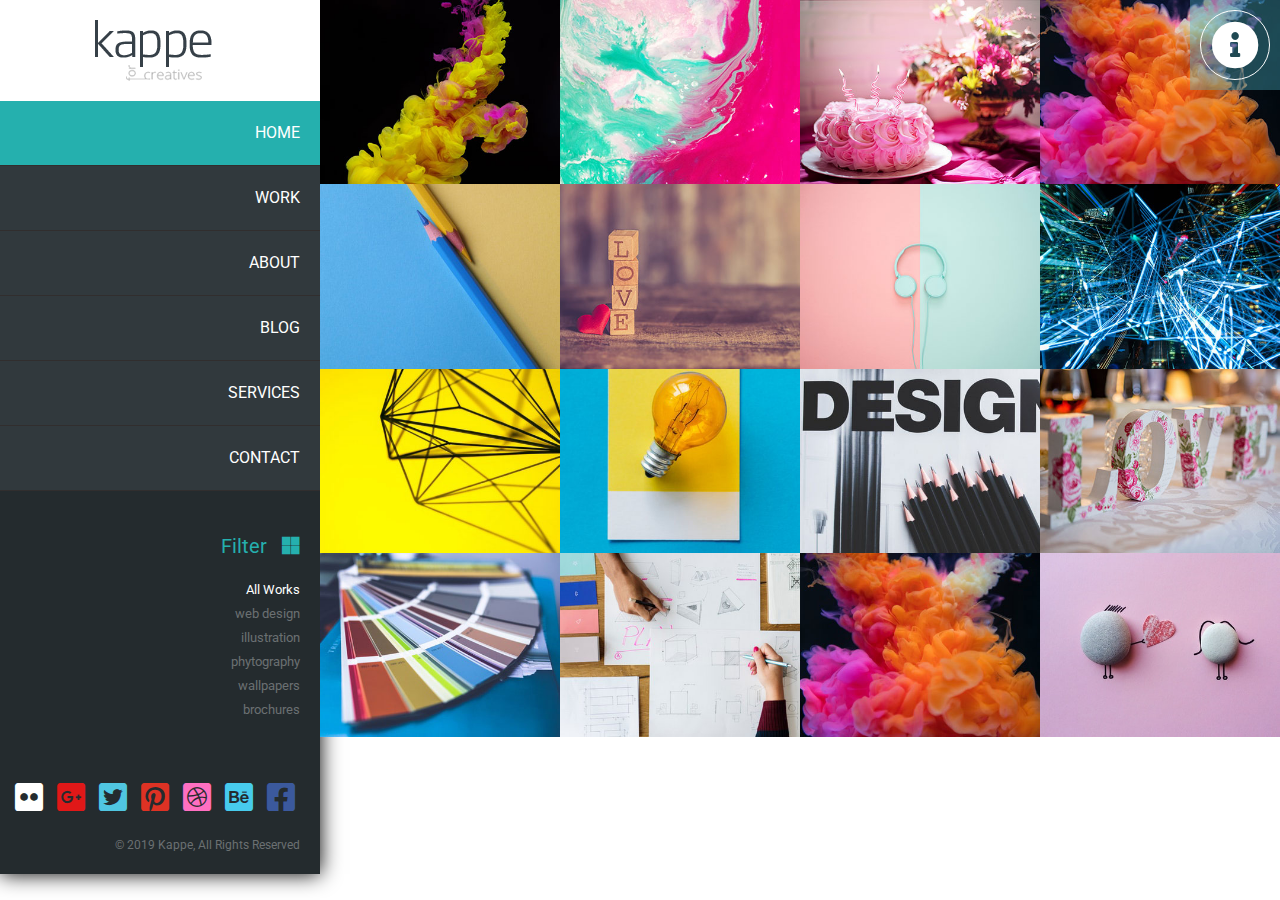
<file: index.html>
<!doctype html>
<html lang="en">
  <head>
    <!-- Required meta tags -->
    <meta charset="utf-8">
    <meta name="viewport" content="width=device-width, initial-scale=1, shrink-to-fit=no">
	
	<!--   google fonts-->
	 <link href="https://fonts.googleapis.com/css?family=Roboto:300&display=swap" rel="stylesheet">
   
    <!-- Bootstrap CSS -->
    <link rel="stylesheet" href="css/all.css">
    <link rel="stylesheet" href="css/bootstrap.min.css">
    <link rel="stylesheet" href="css/style.css">

    <title>Bootstrap 4 Basic HTML Template</title>
  </head>
  <body>
  	 <section id="contact">
  	 	<div class="fixed_contact">
  	 		<i class="fas fa-info-circle fa-3x"></i>
  	 	</div>
  	 	<div class="contact_info">
  	 		<ul>
  	 			<li><i class="fas fa-phone"></i>+99 444 777 23</li>
  	 			<li><i class="fas fa-envelope"></i>kappe@domain.com</li>
  	 			<li><i class="fas fa-home"></i>mohammadpur, dhaka</li>
  	 		</ul>
  	 	</div>
  	 </section>
	  <section>
	  	<div class="container-fluid p-0">
	  		<div class="row no-gutters">
	  			<div class="col-md-3 sidebar">
	  				<div class="logo">
	  					<div class="logo_img">
	  						<img src="images/logo.png" alt="Kappe Logo image">
	  					</div>
	  				</div>
	  					<div class="mainav">
	  						<ul>
	  							<li><a class="active" href="index.html">Home</a></li>
	  							<li><a href="singlework.html">Work</a></li>
	  							<li><a href="#">About</a></li>
	  							<li><a href="#">Blog</a></li>
	  							<li><a href="#">Services</a></li>
	  							<li><a href="#">Contact</a></li>
	  						</ul>
	  					</div>
	  					<div class="footer">
	  						<div class="footer_nav">
	  							<div class="filter">
	  								<p>Filter <i class="fab fa-microsoft"></i> </p>
	  								<ul>
	  									<li><a class="active" href="#">All Works</a></li>
	  									<li><a href="#">web design</a></li>
	  									<li><a href="#">illustration</a></li>
	  									<li><a href="#">phytography</a></li>
	  									<li><a href="#">wallpapers</a></li>
	  									<li><a href="#">brochures</a></li>
	  								</ul>
	  							</div>
	  							<div class="social_links">
	  								<ul>
	  									<li><a href="#"><i class="fab fa-flickr fa-2x"></i></a></li>
	  									<li><a href="#"><i class="fab fa-google-plus-square fa-2x"></i></a></li>
	  									<li><a href="#"><i class="fab fa-twitter-square fa-2x"></i></a></li>
	  									<li><a href="#"><i class="fab fa-pinterest-square fa-2x"></i></a></li>
	  									<li><a href="#"><i class="fab fa-dribbble-square fa-2x"></i></a></li>
	  									<li><a href="#"><i class="fab fa-behance-square fa-2x"></i></a></li>
	  									<li><a href="#"><i class="fab fa-facebook-square fa-2x"></i></a></li>
	  								</ul>
	  							</div>
	  							<div class="footer_text">
	  								<p>&copy; 2019 Kappe, All Rights Reserved</p>
	  							</div>
	  						</div>
	  					</div>
	  			</div>
	  			<div class="col-md-9">
	  				<div class="row no-gutters">
	  					<div class="col-md-3">
	  						<div class="single_img">
	  							<img src="images/design1.jpg" class="w-100" alt="">
	  							<div class="overlay">
	  								<div class="overlay_inner">
	  									<h3>Cool App Design</h3>
	  									<p>Development, Mobile</p>
	  									<div class="bottom_bar"></div>
	  									<a href="#"><i class="fas fa-arrow-right"></i></a>
	  								</div>
	  							</div>
	  						</div>
	  					</div>
	  					<div class="col-md-3">
	  						<div class="single_img">
	  							<img src="images/design2.jpg" class="w-100" alt="">
	  							<div class="overlay">
	  								<div class="overlay_inner">
	  									<h3>Cool App Design</h3>
	  									<p>Development, Mobile</p>
	  									<div class="bottom_bar"></div>
	  									<i class="fas fa-arrow-right"></i>
	  								</div>
	  							</div>
	  						</div>
	  					</div>
						<div class="col-md-3">
	  						<div class="single_img">
	  							<img src="images/design3.jpg" class="w-100" alt="">
	  							<div class="overlay">
	  								<div class="overlay_inner">
	  									<h3>Cool App Design</h3>
	  									<p>Development, Mobile</p>
	  									<div class="bottom_bar"></div>
	  									<i class="fas fa-arrow-right"></i>
	  								</div>
	  							</div>
	  						</div>
	  					</div>
						<div class="col-md-3">
	  						<div class="single_img">
	  							<img src="images/design4.jpg" class="w-100" alt="">
	  							<div class="overlay">
	  								<div class="overlay_inner">
	  									<h3>Cool App Design</h3>
	  									<p>Development, Mobile</p>
	  									<div class="bottom_bar"></div>
	  									<i class="fas fa-arrow-right"></i>
	  								</div>
	  							</div>
	  						</div>
	  					</div>
						<div class="col-md-3">
	  						<div class="single_img">
	  							<img src="images/design5.jpg" class="w-100" alt="">
	  							<div class="overlay">
	  								<div class="overlay_inner">
	  									<h3>Cool App Design</h3>
	  									<p>Development, Mobile</p>
	  									<div class="bottom_bar"></div>
	  									<i class="fas fa-arrow-right"></i>
	  								</div>
	  							</div>
	  						</div>
	  					</div>
						<div class="col-md-3">
	  						<div class="single_img">
	  							<img src="images/design6.jpg" class="w-100" alt="">
	  							<div class="overlay">
	  								<div class="overlay_inner">
	  									<h3>Cool App Design</h3>
	  									<p>Development, Mobile</p>
	  									<div class="bottom_bar"></div>
	  									<i class="fas fa-arrow-right"></i>
	  								</div>
	  							</div>
	  						</div>
	  					</div>
	  					<div class="col-md-3">
	  						<div class="single_img">
	  							<img src="images/design7.jpg" class="w-100" alt="">
	  							<div class="overlay">
	  								<div class="overlay_inner">
	  									<h3>Cool App Design</h3>
	  									<p>Development, Mobile</p>
	  									<div class="bottom_bar"></div>
	  									<i class="fas fa-arrow-right"></i>
	  								</div>
	  							</div>
	  						</div>
	  					</div>
						<div class="col-md-3">
	  						<div class="single_img">
	  							<img src="images/design8.jpg" class="w-100" alt="">
	  							<div class="overlay">
	  								<div class="overlay_inner">
	  									<h3>Cool App Design</h3>
	  									<p>Development, Mobile</p>
	  									<div class="bottom_bar"></div>
	  									<i class="fas fa-arrow-right"></i>
	  								</div>
	  							</div>
	  						</div>
	  					</div>
						<div class="col-md-3">
	  						<div class="single_img">
	  							<img src="images/design9.jpg" class="w-100" alt="">
	  							<div class="overlay">
	  								<div class="overlay_inner">
	  									<h3>Cool App Design</h3>
	  									<p>Development, Mobile</p>
	  									<div class="bottom_bar"></div>
	  									<i class="fas fa-arrow-right"></i>
	  								</div>
	  							</div>
	  						</div>
	  					</div>
						<div class="col-md-3">
	  						<div class="single_img">
	  							<img src="images/design10.jpg" class="w-100" alt="">
	  							<div class="overlay">
	  								<div class="overlay_inner">
	  									<h3>Cool App Design</h3>
	  									<p>Development, Mobile</p>
	  									<div class="bottom_bar"></div>
	  									<i class="fas fa-arrow-right"></i>
	  								</div>
	  							</div>
	  						</div>
	  					</div>
						<div class="col-md-3">
	  						<div class="single_img">
	  							<img src="images/design11.jpg" class="w-100" alt="">
	  							<div class="overlay">
	  								<div class="overlay_inner">
	  									<h3>Cool App Design</h3>
	  									<p>Development, Mobile</p>
	  									<div class="bottom_bar"></div>
	  									<i class="fas fa-arrow-right"></i>
	  								</div>
	  							</div>
	  						</div>
	  					</div>
						<div class="col-md-3">
	  						<div class="single_img">
	  							<img src="images/design12.jpg" class="w-100" alt="">
	  							<div class="overlay">
	  								<div class="overlay_inner">
	  									<h3>Cool App Design</h3>
	  									<p>Development, Mobile</p>
	  									<div class="bottom_bar"></div>
	  									<i class="fas fa-arrow-right"></i>
	  								</div>
	  							</div>
	  						</div>
	  					</div>
						<div class="col-md-3">
	  						<div class="single_img">
	  							<img src="images/design13.jpg" class="w-100" alt="">
	  							<div class="overlay">
	  								<div class="overlay_inner">
	  									<h3>Cool App Design</h3>
	  									<p>Development, Mobile</p>
	  									<div class="bottom_bar"></div>
	  									<i class="fas fa-arrow-right"></i>
	  								</div>
	  							</div>
	  						</div>
	  					</div>
						<div class="col-md-3">
	  						<div class="single_img">
	  							<img src="images/design14.jpg" class="w-100" alt="">
	  							<div class="overlay">
	  								<div class="overlay_inner">
	  									<h3>Cool App Design</h3>
	  									<p>Development, Mobile</p>
	  									<div class="bottom_bar"></div>
	  									<i class="fas fa-arrow-right"></i>
	  								</div>
	  							</div>
	  						</div>
	  					</div>
						<div class="col-md-3">
	  						<div class="single_img">
	  							<img src="images/design15.jpg" class="w-100" alt="">
	  							<div class="overlay">
	  								<div class="overlay_inner">
	  									<h3>Cool App Design</h3>
	  									<p>Development, Mobile</p>
	  									<div class="bottom_bar"></div>
	  									<i class="fas fa-arrow-right"></i>
	  								</div>
	  							</div>
	  						</div>
	  					</div>
						<div class="col-md-3">
	  						<div class="single_img">
	  							<img src="images/design16.jpg" class="w-100" alt="">
	  							<div class="overlay">
	  								<div class="overlay_inner">
	  									<h3>Cool App Design</h3>
	  									<p>Development, Mobile</p>
	  									<div class="bottom_bar"></div>
	  									<i class="fas fa-arrow-right"></i>
	  								</div>
	  							</div>
	  						</div>
	  					</div>
	  				</div>
	  			</div>
	  		</div>
	  	</div>
	  </section>
	  
	  
	  
    <!-- Optional JavaScript -->
    <!-- jQuery first, then Popper.js, then Bootstrap JS -->
    <script src="js/jquery-3.4.1.min.js"></script>
<!--    <script src="https://cdnjs.cloudflare.com/ajax/libs/popper.js/1.14.7/umd/popper.min.js" integrity="sha384-UO2eT0CpHqdSJQ6hJty5KVphtPhzWj9WO1clHTMGa3JDZwrnQq4sF86dIHNDz0W1" crossorigin="anonymous"></script>-->
   
    <script src="js/bootstrap.min.js"></script>
	  <script src="js/script.js"></script>
  </body>
</html>
</file>
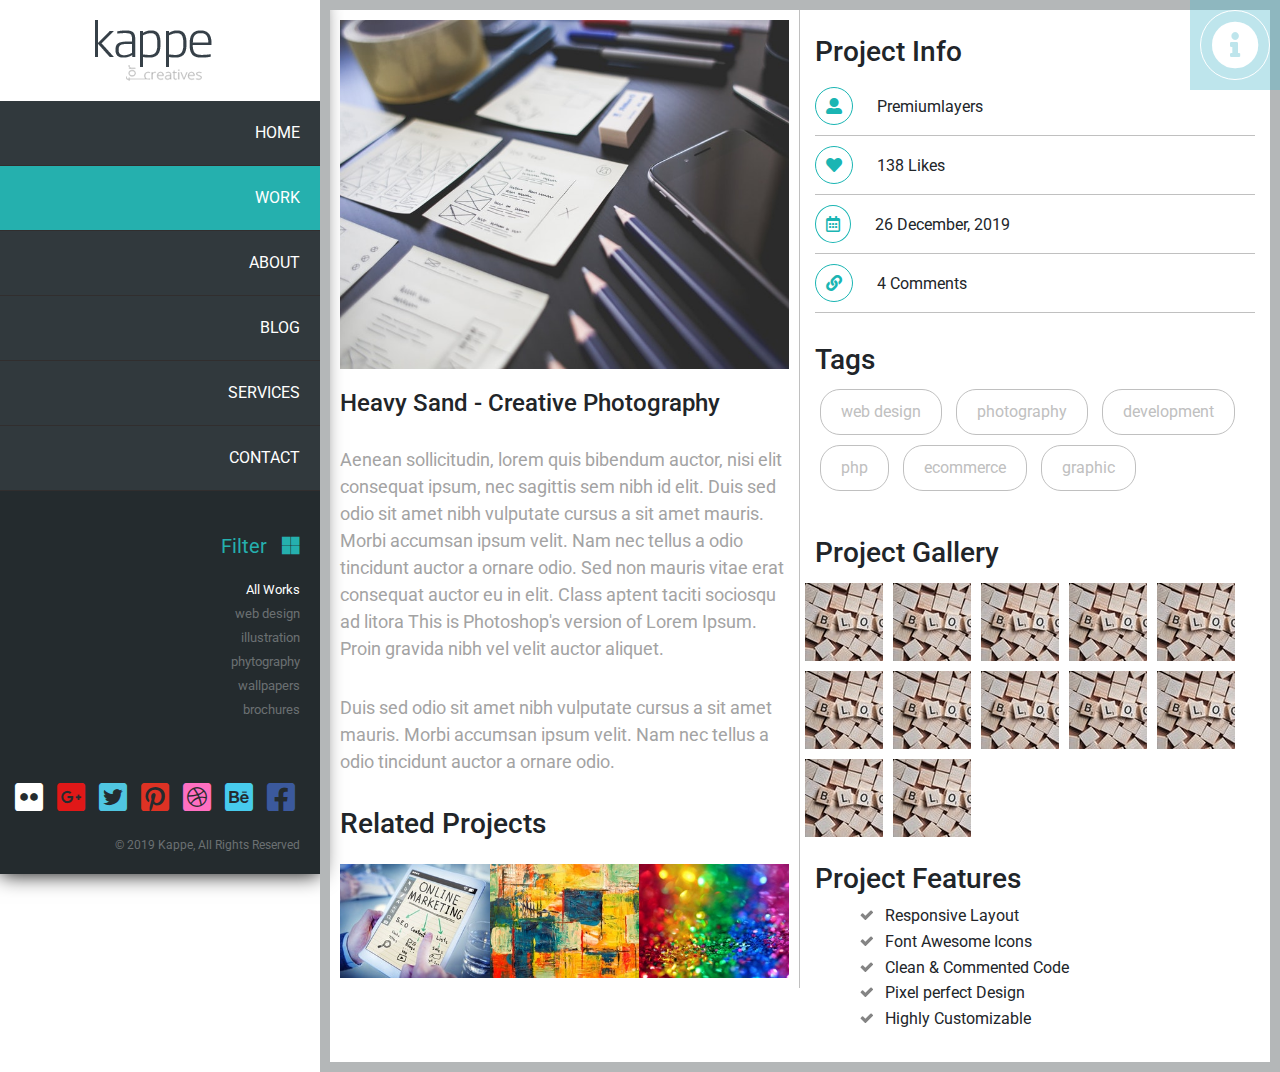
<file: singlework.html>
<!doctype html>
<html lang="en">
  <head>
    <!-- Required meta tags -->
    <meta charset="utf-8">
    <meta name="viewport" content="width=device-width, initial-scale=1, shrink-to-fit=no">
	
	<!--   google fonts-->
	 <link href="https://fonts.googleapis.com/css?family=Roboto:300&display=swap" rel="stylesheet">
   
    <!-- Bootstrap CSS -->
    <link rel="stylesheet" href="css/all.css">
    <link rel="stylesheet" href="css/bootstrap.min.css">
    <link rel="stylesheet" href="css/singlework.css">

    <title>Bootstrap 4 Basic HTML Template</title>
  </head>
  <body>
  	 <section id="contact">
  	 	<div class="fixed_contact">
  	 		<i class="fas fa-info-circle fa-3x"></i>
  	 	</div>
  	 	<div class="contact_info">
  	 		<ul>
  	 			<li><i class="fas fa-phone"></i>+99 444 777 23</li>
  	 			<li><i class="fas fa-envelope"></i>kappe@domain.com</li>
  	 			<li><i class="fas fa-home"></i>mohammadpur, dhaka</li>
  	 		</ul>
  	 	</div>
  	 </section>
	  <section>
	  	<div class="container-fluid p-0">
	  		<div class="row no-gutters">
	  			<div class="col-md-3 sidebar">
	  				<div class="logo">
	  					<div class="logo_img">
	  						<img src="images/logo.png" alt="Kappe Logo image">
	  					</div>
	  				</div>
	  					<div class="mainav">
	  						<ul>
	  							<li><a href="index.html">Home</a></li>
	  							<li><a class="active" href="singlework.html">Work</a></li>
	  							<li><a href="#">About</a></li>
	  							<li><a href="#">Blog</a></li>
	  							<li><a href="#">Services</a></li>
	  							<li><a href="#">Contact</a></li>
	  						</ul>
	  					</div>
	  					<div class="footer">
	  						<div class="footer_nav">
	  							<div class="filter">
	  								<p>Filter <i class="fab fa-microsoft"></i> </p>
	  								<ul>
	  									<li><a class="active" href="#">All Works</a></li>
	  									<li><a href="#">web design</a></li>
	  									<li><a href="#">illustration</a></li>
	  									<li><a href="#">phytography</a></li>
	  									<li><a href="#">wallpapers</a></li>
	  									<li><a href="#">brochures</a></li>
	  								</ul>
	  							</div>
	  							<div class="social_links">
	  								<ul>
	  									<li><a href="#"><i class="fab fa-flickr fa-2x"></i></a></li>
	  									<li><a href="#"><i class="fab fa-google-plus-square fa-2x"></i></a></li>
	  									<li><a href="#"><i class="fab fa-twitter-square fa-2x"></i></a></li>
	  									<li><a href="#"><i class="fab fa-pinterest-square fa-2x"></i></a></li>
	  									<li><a href="#"><i class="fab fa-dribbble-square fa-2x"></i></a></li>
	  									<li><a href="#"><i class="fab fa-behance-square fa-2x"></i></a></li>
	  									<li><a href="#"><i class="fab fa-facebook-square fa-2x"></i></a></li>
	  								</ul>
	  							</div>
	  							<div class="footer_text">
	  								<p>&copy; 2019 Kappe, All Rights Reserved</p>
	  							</div>
	  						</div>
	  					</div>
	  			</div>
	  			<div class="col-md-9 work_box">
	  				<div class="row no-gutters">
	  						<div class="col-md-6">
	  							<div class="work_box_inner">
	  								<div class="heavy_sand">
										<img src="images/721x560.jpg" alt="">
									</div>
									<div class="heavy_sand_text">
										<h3>Heavy Sand - Creative Photography</h3>
										<p>Aenean sollicitudin, lorem quis bibendum auctor, nisi elit consequat ipsum, nec sagittis sem nibh id elit. Duis sed odio sit amet nibh vulputate cursus a sit amet mauris. Morbi accumsan ipsum velit. Nam nec tellus a odio tincidunt auctor a ornare odio. Sed non  mauris vitae erat consequat auctor eu in elit. Class aptent taciti sociosqu ad litora This is Photoshop's version  of Lorem Ipsum. Proin gravida nibh vel velit auctor aliquet.</p>

										<p class="py-3">Duis sed odio sit amet nibh vulputate cursus a sit amet mauris. Morbi accumsan ipsum velit. Nam nec tellus a odio tincidunt auctor a ornare odio. </p>
									</div>
									<div class="related_project">
										<h3 class="mb-4">Related Projects</h3>
										<div class="row no-gutters">
											<div class="col">
												<img src="images/240x182.jpg" alt="" class="img-fluid">
											</div>
											<div class="col">
												<img src="images/240x182_2.jpg" alt="" class="img-fluid">
											</div>
											<div class="col">
												<img src="images/240x182_3.jpg" alt="" class="img-fluid">
											</div>
										</div>
									</div>
	  							</div>
	  						</div>
	  						<div class="col-md-6">
	  							<div class="about_project">
	  								<div class="project_info">
	  								<h3>Project Info</h3>
	  								<ul>
	  									<li> <i class="fas fa-user-alt"></i> Premiumlayers</li>
	  									<li> <i class="fas fa-heart"></i> 138 Likes</li>
	  									<li> <i class="far fa-calendar-alt"></i> 26 December, 2019</li>
	  									<li> <i class="fas fa-link"></i> 4 Comments</li>
	  								</ul>
	  							</div>
	  							<div class="tags">
	  								<h3>Tags</h3>
	  								<ul>
	  									<li><a href="#">web design</a></li>
	  									<li><a href="#">photography</a></li>
	  									<li><a href="#">development</a></li>
	  									<li><a href="#">php</a></li>
	  									<li><a href="#">ecommerce</a></li>
	  									<li><a href="#">graphic</a></li>
	  								</ul>
	  							</div>
	  							<div class="project_gallery">
	  								<div class="row">
	  									<div class="col">
	  										<h3>Project Gallery</h3>
	  									</div>
	  								</div>
	  								<div class="row">
	  									<div class="single_img">
	  										<img src="images/78x78.jpg"class="w-100" alt="">
	  									</div>
	  									<div class="single_img">
	  										<img src="images/78x78.jpg"class="w-100" alt="">
	  									</div>
										<div class="single_img">
	  										<img src="images/78x78.jpg"class="w-100" alt="">
	  									</div>
										<div class="single_img">
	  										<img src="images/78x78.jpg"class="w-100" alt="">
	  									</div>
										<div class="single_img">
	  										<img src="images/78x78.jpg"class="w-100" alt="">
	  									</div>
										<div class="single_img">
	  										<img src="images/78x78.jpg"class="w-100" alt="">
	  									</div>
										<div class="single_img">
	  										<img src="images/78x78.jpg"class="w-100" alt="">
	  									</div>
										<div class="single_img">
	  										<img src="images/78x78.jpg"class="w-100" alt="">
	  									</div>
										<div class="single_img">
	  										<img src="images/78x78.jpg"class="w-100" alt="">
	  									</div>
										<div class="single_img">
	  										<img src="images/78x78.jpg"class="w-100" alt="">
	  									</div>
										<div class="single_img">
	  										<img src="images/78x78.jpg"class="w-100" alt="">
	  									</div>
										<div class="single_img">
	  										<img src="images/78x78.jpg"class="w-100" alt="">
	  									</div>
	  								</div>
	  							</div>
	  							<div class="project_feature">
	  								<h3>Project Features</h3>
	  								<ul>
	  									<li>Responsive Layout</li>
	  									<li>Font Awesome Icons</li>
	  									<li>Clean & Commented Code</li>
	  									<li>Pixel perfect Design</li>
	  									<li>Highly Customizable</li>
	  								</ul>
	  							</div>
	  							</div>
	  						</div>
	  					</div>
	  			</div>
	  		</div>
	  	</div>
	  </section>
	  
	  
	  
    <!-- Optional JavaScript -->
    <!-- jQuery first, then Popper.js, then Bootstrap JS -->
    <script src="js/jquery-3.4.1.min.js"></script>
<!--    <script src="https://cdnjs.cloudflare.com/ajax/libs/popper.js/1.14.7/umd/popper.min.js" integrity="sha384-UO2eT0CpHqdSJQ6hJty5KVphtPhzWj9WO1clHTMGa3JDZwrnQq4sF86dIHNDz0W1" crossorigin="anonymous"></script>-->
   
    <script src="js/bootstrap.min.js"></script>
	  <script src="js/script.js"></script>
  </body>
</html>
</file>
<file: css/style.css>
body {
	font-family: 'Roboto', sans-serif;
	padding: 0;
	margin: 0;
}

.fixed_contact {
	padding: 10px;
	position: fixed;
	background: rgba( 78, 185, 202, 0.363 );
	z-index: 9999;
	right: 0;
	top: 0;
}
.fixed_contact i {
	color: #fff;;
	padding: 10px;
	border: 1px solid white;
	border-radius: 50%;
}
.contact_info {
	position: fixed;
	top: 60px;
	right: 50px;
	background: rgba( 26, 42, 44, 0.663 );
	z-index: 999;
	color: #fff;
	padding: 10px;
	border-radius: 7px;
	display: none;
}
.contact_info ul {
	list-style: none;
	padding: 0;
	margin: 0;
}
.contact_info ul li {
	padding: 3px 18px;
}
.contact_info i {
	margin-right: 10px;
}
.sidebar {
	background-color: #242B2E;
	height: 100%;
	box-shadow: 0 0 20px 0 black;
	overflow: auto;
	width: 300px;
}
.logo {
	background-color: #fff;
}
.logo_img {
	width: 130px;
	height: auto;
	margin: 0 auto;
	padding: 20px 0;
}
.logo_img img {
	width: 100%:
}
.mainav {
	background-color: #31393D;
}
.mainav ul {
	list-style: none;
	padding: 0;
	margin: 0;
}
.mainav ul li {}
.mainav ul li a {
	display: block;
	padding: 20px 20px;
	text-align: right;
	text-transform: uppercase;
	text-decoration: none;
	color: #fff;
	border-bottom: 1px solid #312e2e;
	transition: all .4s;
}
.mainav ul li a.active {
	background-color: #25B0AE;
}
.mainav ul li a:hover {
	background-color: #25B0AE;
}
.filter {
	text-align: right;
	padding: 40px 20px;
}
.filter p {
	font-size: 20px;
	color: #25B0AE;
}
.filter i {
	margin-left: 10px;
}
.filter ul {
	list-style: none;
	padding: 0;
	margin: 0;
}
.filter ul li {}
.filter ul li a {
	font-size: 13px;
	list-style: none;
	color: #6b7072;
	text-decoration: none;
	transition: all .2s;
}
.filter ul li a:hover {
	color: #fff;
}
.filter ul li .active {
	color: #fff;
}
.social_links {
	padding-right: 20px;
	margin: 20px 0;
}
.social_links ul {
	list-style: none;
	padding: 0;
	margin: 0;
	text-align: right;
}
.social_links ul li {
	display: inline-block;
}
.social_links ul li a {
	font-size: 16px;
	display: block;
	margin: 0 5px;
}
.social_links ul li:nth-child(1) a {
	color: white;
}
.social_links ul li:nth-child(2) a {
	color: #e01818;
}
.social_links ul li:nth-child(3) a {
	color: #50c6e1;
}
.social_links ul li:nth-child(4) a {
	color: #DE3224;
}
.social_links ul li:nth-child(5) a {
	color: #FF6FC1;
}
.social_links ul li:nth-child(6) a {
	color: #47CBED;
}
.social_links ul li:nth-child(7) a {
	color: #3B599D;
}
.footer_text {
	margin: 20px 0;
}
.footer_text p {
	font-size: 12px;
	text-align: right;
	padding: 0 20px;
	color: #6b7072;
}
.single_img {
	position: relative;
	overflow: hidden;
}
.overlay {
	position: absolute;
	width: 100%;
	height: 0;
	z-index: 999;
	top: 0;
	left: 100%;
	right: 0;
	color: #fff;
	background: rgba( 40, 174, 178, 0.807 );
	transition: all .4s;
	transform: rotate(180deg);
}
.single_img:hover .overlay {
	left: 0;
	height: 100%;
	transform: rotate(360deg);
}
.overlay_inner {
	text-align: center;
	padding: 30px 0;
}
.overlay_inner h3 {
	font-size: 20px;
}
.overlay_inner p {
	font-size: 14px;
}
.overlay_inner i {
	border: 1px solid #fff;
	border-radius: 50%;
	padding: 10px;
	margin-top: 12px;
	color: #fff;
}
.bottom_bar {
	width: 50%;
	margin: 0 auto;
	height: 2px;
	background: #fff;
}
</file>
<file: css/singlework.css>
body {
	font-family: 'Roboto', sans-serif;
	padding: 0;
	margin: 0;
}

.fixed_contact {
	padding: 10px;
	position: fixed;
	background: rgba( 78, 185, 202, 0.363 );
	z-index: 9999;
	right: 0;
	top: 0;
}
.fixed_contact i {
	color: #fff;;
	padding: 10px;
	border: 1px solid white;
	border-radius: 50%;
}
.contact_info {
	position: fixed;
	top: 60px;
	right: 50px;
	background: rgba( 26, 42, 44, 0.663 );
	z-index: 999;
	color: #fff;
	padding: 10px;
	border-radius: 7px;
	display: none;
}
.contact_info ul {
	list-style: none;
	padding: 0;
	margin: 0;
}
.contact_info ul li {
	padding: 3px 18px;
}
.contact_info i {
	margin-right: 10px;
}
.sidebar {
	background-color: #242B2E;
	height: 100%;
	box-shadow: 0 0 20px 0 black;
	overflow: auto;
	width: 300px;
}
.logo {
	background-color: #fff;
}
.logo_img {
	width: 130px;
	height: auto;
	margin: 0 auto;
	padding: 20px 0;
}
.logo_img img {
	width: 100%:
}
.mainav {
	background-color: #31393D;
}
.mainav ul {
	list-style: none;
	padding: 0;
	margin: 0;
}
.mainav ul li {}
.mainav ul li a {
	display: block;
	padding: 20px 20px;
	text-align: right;
	text-transform: uppercase;
	text-decoration: none;
	color: #fff;
	border-bottom: 1px solid #312e2e;
	transition: all .4s;
}
.mainav ul li a.active {
	background-color: #25B0AE;
}
.mainav ul li a:hover {
	background-color: #25B0AE;
}
.filter {
	text-align: right;
	padding: 40px 20px;
}
.filter p {
	font-size: 20px;
	color: #25B0AE;
}
.filter i {
	margin-left: 10px;
}
.filter ul {
	list-style: none;
	padding: 0;
	margin: 0;
}
.filter ul li {}
.filter ul li a {
	font-size: 13px;
	list-style: none;
	color: #6b7072;
	text-decoration: none;
	transition: all .2s;
}
.filter ul li a:hover {
	color: #fff;
}
.filter ul li .active {
	color: #fff;
}
.social_links {
	padding-right: 20px;
	margin: 20px 0;
}
.social_links ul {
	list-style: none;
	padding: 0;
	margin: 0;
	text-align: right;
}
.social_links ul li {
	display: inline-block;
}
.social_links ul li a {
	font-size: 16px;
	display: block;
	margin: 0 5px;
}
.social_links ul li:nth-child(1) a {
	color: white;
}
.social_links ul li:nth-child(2) a {
	color: #e01818;
}
.social_links ul li:nth-child(3) a {
	color: #50c6e1;
}
.social_links ul li:nth-child(4) a {
	color: #DE3224;
}
.social_links ul li:nth-child(5) a {
	color: #FF6FC1;
}
.social_links ul li:nth-child(6) a {
	color: #47CBED;
}
.social_links ul li:nth-child(7) a {
	color: #3B599D;
}
.footer_text {
	margin: 20px 0;
}
.footer_text p {
	font-size: 12px;
	text-align: right;
	padding: 0 20px;
	color: #6b7072;
}

.work_box {
	border: 10px solid #B4B7B8;
	width: 100%;
	height: auto;
}
.work_box_inner {
	padding: 10px;
	border-right: 1px solid silver;
}
.heavy_sand img {
	width: 100%;
}
.heavy_sand_text h3 {
	font-size: 24px;
	padding: 20px 0;
	color: 
}
.heavy_sand_text p {
	font-size: 18px;
	color: #a3a3a3;
}
.project_gallery .single_img {
	width: 78px;
	height: 78px;
	display: inline-block;
	margin: 5px;
}
.about_project {
	padding: 15px;
}
.project_info {
	padding: 10px 0;
}
.project_info ul {
	list-style: none;
	padding: 0;
	margin: 0;
}
.project_info ul li {
	padding: 10px 0;
	border-bottom: 1px solid silver;
}
.project_info ul li i {
	margin-right: 20px;
	padding: 10px;
	border: 1px solid #1AB5B3;
	border-radius: 50%;
	color: #1AB5B3;
}
.tags {
	padding: 20px 0;
}
.tags ul {
	list-style: none;
	padding: 0;
	margin: 0;
}
.tags ul li {
	display: inline-block;
}
.tags ul li a {
	text-decoration: none;
	color: silver;
	display: block;
	padding: 10px 20px;
	border-radius: 20px;
	border: 1px solid silver;
	margin: 5px;
}
.project_gallery {
	padding: 20px 0;
}
.project_feature ul {
	list-style: none;
}
.project_feature ul li {
	background: url('../images/ok.png');
	background-repeat: no-repeat;
	padding-left: 30px;
	line-height: 1.6;
}
</file>
